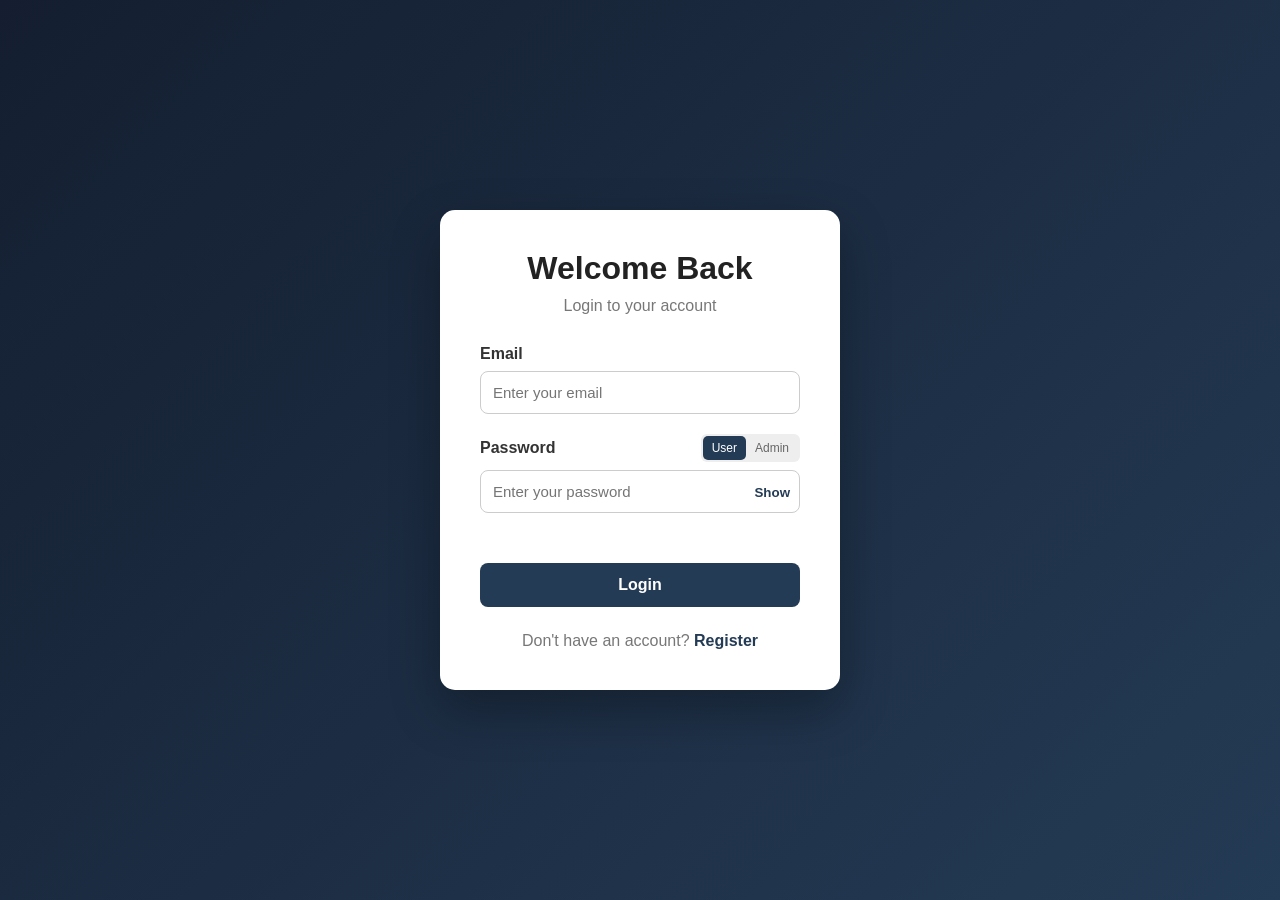
<file: login/index.html>
<!DOCTYPE html>
<html lang="en">

<head>

    <meta charset="UTF-8">
    <meta name="viewport" content="width=device-width, initial-scale=1.0">

    <title>Login</title>

    <link rel="stylesheet" href="logo.css">

</head>


<body>

<div class="login-container">

    <div class="login-box">

        <h1>Welcome Back</h1>

        <p class="subtitle">
            Login to your account
        </p>


        <form id="loginForm">


            <!-- Email -->

            <div class="input-group">

                <label for="email">
                    Email
                </label>

                <input
                    type="email"
                    id="email"
                    placeholder="Enter your email"
                    required
                >

            </div>


            <!-- Password -->

            <div class="input-group">

                <div class="password-header">

                    <label for="password">
                        Password
                    </label>


                    <!-- User / Admin switch -->

                    <div class="role-switch">

                        <button
                            type="button"
                            id="userBtn"
                            class="role-btn active"
                        >
                            User
                        </button>


                        <button
                            type="button"
                            id="adminBtn"
                            class="role-btn"
                        >
                            Admin
                        </button>

                    </div>

                </div>


                <!-- Password input -->

                <div class="password-container">

                    <input
                        type="password"
                        id="password"
                        placeholder="Enter your password"
                        required
                    >


                    <button
                        type="button"
                        id="showPassword"
                        class="show-password"
                    >
                        Show
                    </button>

                </div>

            </div>


            <!-- Error message -->

            <div
                id="errorMessage"
                class="error-message">
            </div>


            <!-- Login button -->

            <button
                type="submit"
                class="login-button"
            >
                Login
            </button>


        </form>


        <!-- Register -->

        <p class="register-text">

            Don't have an account?

            <a href="reg.html">
                Register
            </a>

        </p>


    </div>

</div>


<script src="logs.js"></script>

</body>

</html>
</file>
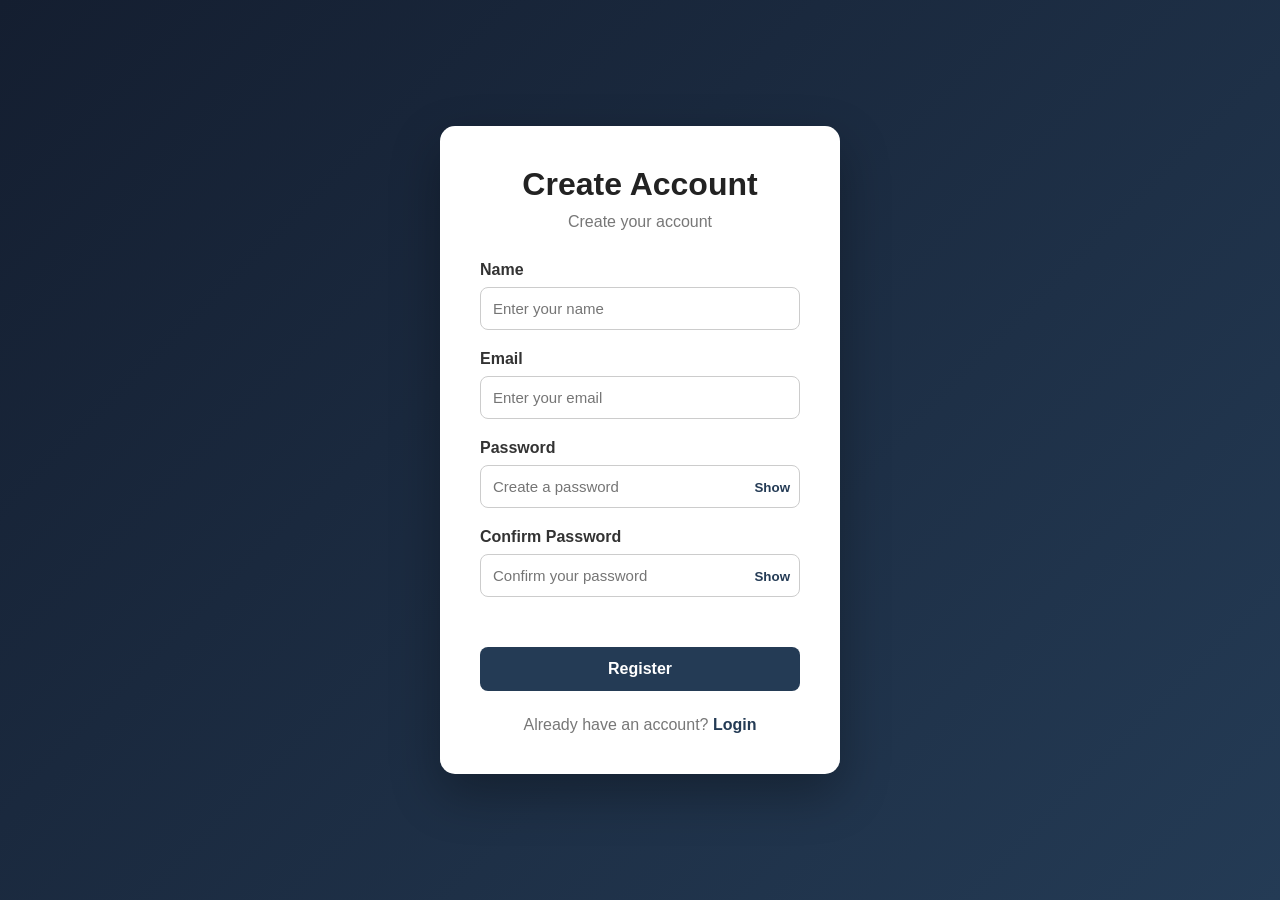
<file: login/reg.html>
<!DOCTYPE html>
<html lang="en">

<head>

    <meta charset="UTF-8">

    <meta
        name="viewport"
        content="width=device-width, initial-scale=1.0"
    >

    <title>Register</title>

    <!-- Use your existing CSS -->
    <link rel="stylesheet" href="logo.css">

</head>


<body>

<div class="login-container">

    <div class="login-box">

        <h1>Create Account</h1>

        <p class="subtitle">
            Create your account
        </p>


        <form id="registerForm">


            <!-- Name -->

            <div class="input-group">

                <label for="name">
                    Name
                </label>

                <input
                    type="text"
                    id="name"
                    placeholder="Enter your name"
                    required
                >

            </div>


            <!-- Email -->

            <div class="input-group">

                <label for="email">
                    Email
                </label>

                <input
                    type="email"
                    id="email"
                    placeholder="Enter your email"
                    required
                >

            </div>


            <!-- Password -->

            <div class="input-group">

                <label for="password">
                    Password
                </label>

                <div class="password-container">

                    <input
                        type="password"
                        id="password"
                        placeholder="Create a password"
                        required
                    >

                    <button
                        type="button"
                        id="showPassword"
                        class="show-password"
                    >
                        Show
                    </button>

                </div>

            </div>


            <!-- Confirm Password -->

            <div class="input-group">

                <label for="confirmPassword">
                    Confirm Password
                </label>

                <div class="password-container">

                    <input
                        type="password"
                        id="confirmPassword"
                        placeholder="Confirm your password"
                        required
                    >

                    <button
                        type="button"
                        id="showConfirmPassword"
                        class="show-password"
                    >
                        Show
                    </button>

                </div>

            </div>


            <!-- Error message -->

            <div
                id="errorMessage"
                class="error-message">
            </div>


            <!-- Register -->

            <button
                type="submit"
                class="login-button"
            >
                Register
            </button>


        </form>


        <!-- Login -->

        <p class="register-text">

            Already have an account?

            <a href="index.html">
                Login
            </a>

        </p>


    </div>

</div>


<script src="logs.js"></script>

</body>

</html>
</file>
<file: login/logo.css>
* {
    margin: 0;
    padding: 0;
    box-sizing: border-box;
}

body {
    font-family: Arial, sans-serif;

    min-height: 100vh;

    display: flex;
    justify-content: center;
    align-items: center;

    background: linear-gradient(
        135deg,
        #141e30,
        #243b55
    );
}


/* Login container */

.login-container {
    width: 100%;
    padding: 20px;
}


/* Login box */

.login-box {
    width: 100%;
    max-width: 400px;

    margin: auto;

    padding: 40px;

    background: white;

    border-radius: 15px;

    box-shadow:
        0 20px 50px rgba(0, 0, 0, 0.3);
}


/* Heading */

.login-box h1 {
    text-align: center;

    margin-bottom: 10px;

    color: #222;
}


.subtitle {
    text-align: center;

    margin-bottom: 30px;

    color: #777;
}


/* Input */

.input-group {
    margin-bottom: 20px;
}

.input-group label {
    display: block;

    margin-bottom: 8px;

    font-weight: bold;

    color: #333;
}


.input-group input {
    width: 100%;

    padding: 12px;

    border: 1px solid #ccc;

    border-radius: 8px;

    font-size: 15px;

    outline: none;

    transition: 0.2s;
}


.input-group input:focus {
    border-color: #243b55;

    box-shadow:
        0 0 0 2px rgba(36, 59, 85, 0.15);
}


/* Password */

.password-header {
    display: flex;
    justify-content: space-between;
    align-items: center;

    margin-bottom: 8px;
}

.password-header label {
    margin: 0;
}

.role-switch {
    display: flex;

    background: #eeeeee;

    border-radius: 6px;

    padding: 2px;
}

.role-btn {
    border: none;

    padding: 5px 9px;

    border-radius: 5px;

    background: transparent;

    color: #666;

    font-size: 12px;

    cursor: pointer;
}

.role-btn.active {
    background: #243b55;

    color: white;
}
.password-container {
    position: relative;
}


.password-container input {
    padding-right: 60px;
}


.show-password {
    position: absolute;

    right: 10px;
    top: 50%;

    transform: translateY(-50%);

    border: none;

    background: none;

    cursor: pointer;

    color: #243b55;

    font-weight: bold;
}


/* Error */

.error-message {
    min-height: 20px;

    margin-bottom: 10px;

    text-align: center;

    color: #d93025;

    font-size: 14px;
}


/* Login button */

.login-button {
    width: 100%;

    padding: 13px;

    border: none;

    border-radius: 8px;

    background: #243b55;

    color: white;

    font-size: 16px;

    font-weight: bold;

    cursor: pointer;

    transition: 0.2s;
}


.login-button:hover {
    background: #141e30;
}


.login-button:disabled {
    background: #999;

    cursor: not-allowed;
}


/* Register */

.register-text {
    text-align: center;

    margin-top: 25px;

    color: #777;
}


.register-text a {
    color: #243b55;

    font-weight: bold;

    text-decoration: none;
}


/* Mobile */

@media (max-width: 480px) {

    .login-box {
        padding: 30px 20px;
    }

}
</file>
